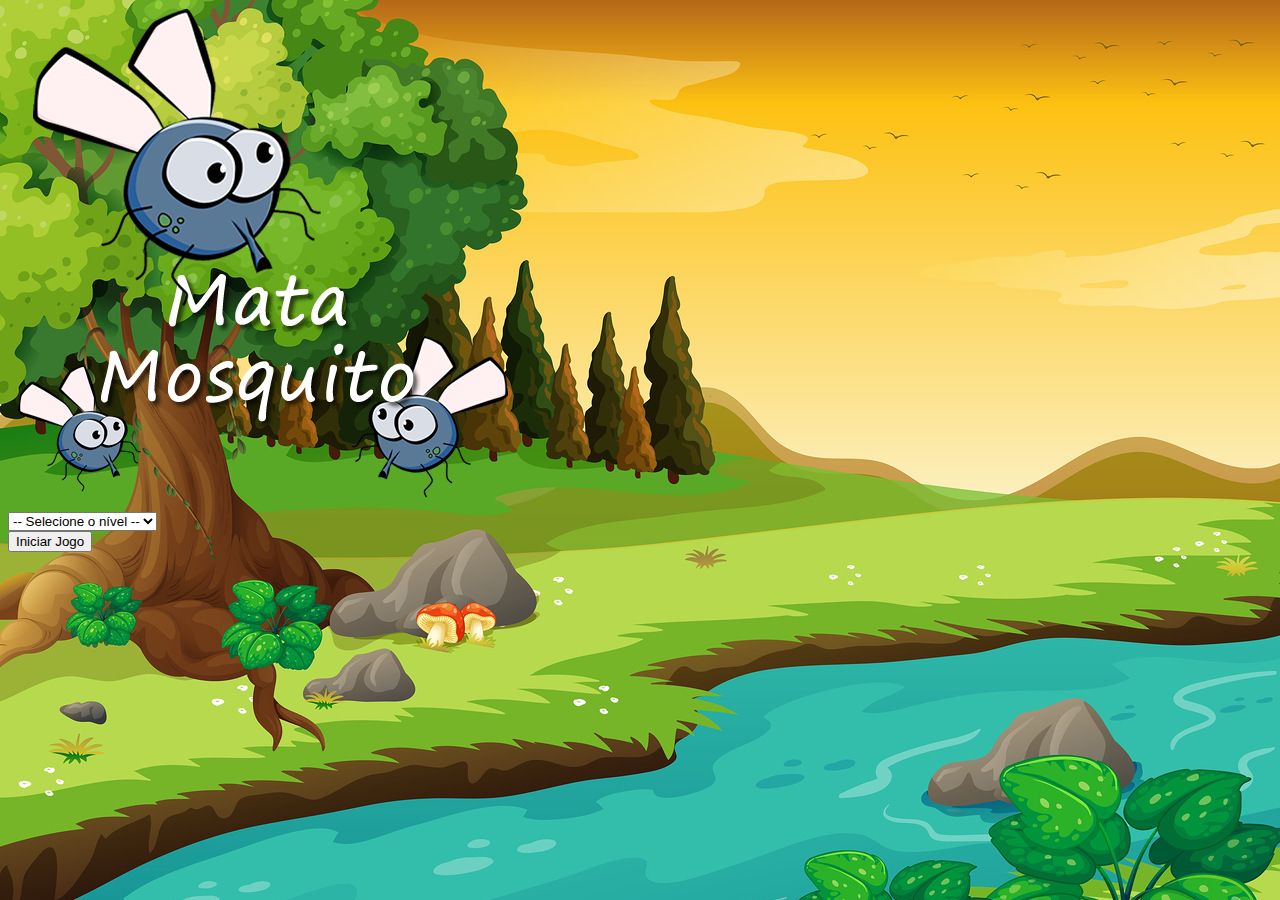
<file: index.html>
<!DOCTYPE html>
<html lang="pt-br">
  <head>
    <meta charset="UTF-8" />
    <meta http-equiv="X-UA-Compatible" content="IE=edge" />
    <meta name="viewport" content="width=device-width, initial-scale=1.0" />
    <title>Fim de jogo</title>
    <!-- CSS only -->
    <link
      href="https://cdn.jsdelivr.net/npm/bootstrap@5.2.2/dist/css/bootstrap.min.css"
      rel="stylesheet"
      integrity="sha384-Zenh87qX5JnK2Jl0vWa8Ck2rdkQ2Bzep5IDxbcnCeuOxjzrPF/et3URy9Bv1WTRi"
      crossorigin="anonymous"
    />

    <link rel="stylesheet" href="style.css" />

    <script>
        function iniciarJogo() {
            const nivel = document.querySelector('#nivel').value

           if( nivel === ''){
            alert('Selecione um nível para iniciar o jogo')
            return false
           }

           window.location.href ='app.html?' + nivel

           alert (nivel)
        }
    </script>
  </head>
  <body>
    <div class="container">
      <div class="row">
        <div class="col">
          <div class="d-flex justify-content-center">
            <img src="./Assets/game.png" alt="Fim de jogo" />
          </div>
        </div>
      </div>
    </div>

    <div class="row">
      <div class="col">
        <div class="d-flex justify-content-center">
          <div class="mb-2">
            <select class="form-control" id="nivel">
              <option value="">-- Selecione o nível --</option>
              <option value="normal">Normal</option>
              <option value="dificil">Difícil</option>
              <option value="impossivel">Impossível</option>
              <option value="beast">Beast Mode</option>
            </select>
          </div>
        </div>
      </div>
    </div>

    <div class="row">
      <div class="col">
        <div class="d-flex justify-content-center">
          <button type="button" class="btn btn-danger btn-lg" onclick="iniciarJogo()">
            Iniciar Jogo
          </button>
        </div>
      </div>
    </div>
  </body>
</html>
</file>
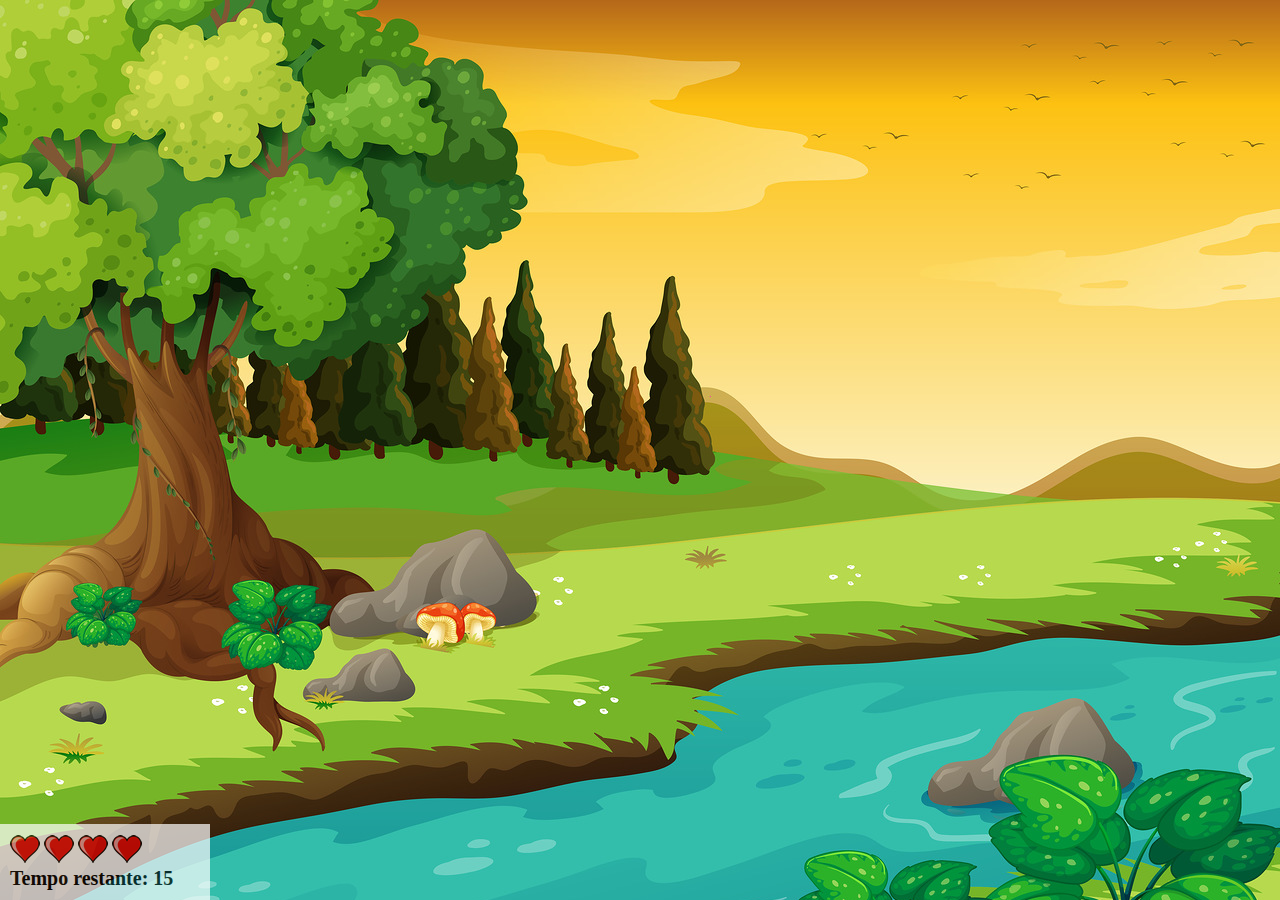
<file: app.html>
<!DOCTYPE html>
<html lang="pt-br">
<head>
    <meta charset="UTF-8">
    <meta http-equiv="X-UA-Compatible" content="IE=edge">
    <meta name="viewport" content="width=device-width, initial-scale=1.0">
    <link rel="stylesheet" href="style.css">
    <title>Mata Mosca</title>
</head>
<body onresize="ajustarTamanhoPalco()" >

    <div class="painel">
        <div class="vidas">
            <img id='v1' src="./Assets/coracao_cheio.png" alt="Coração de vida vazio">
            <img id='v2' src="./Assets/coracao_cheio.png" alt="Coração de vida cheio">
            <img id='v3' src="./Assets/coracao_cheio.png" alt="Coração de vida cheio">
            <img id='v4' src="./Assets/coracao_cheio.png" alt="Coração de vida cheio">
        </div>
        <div class="cronometro">
            Tempo restante: <span id="cronometro"></span> 
        </div>
    </div>
        
</body>
<script src="main.js"></script>
</html>
</file>
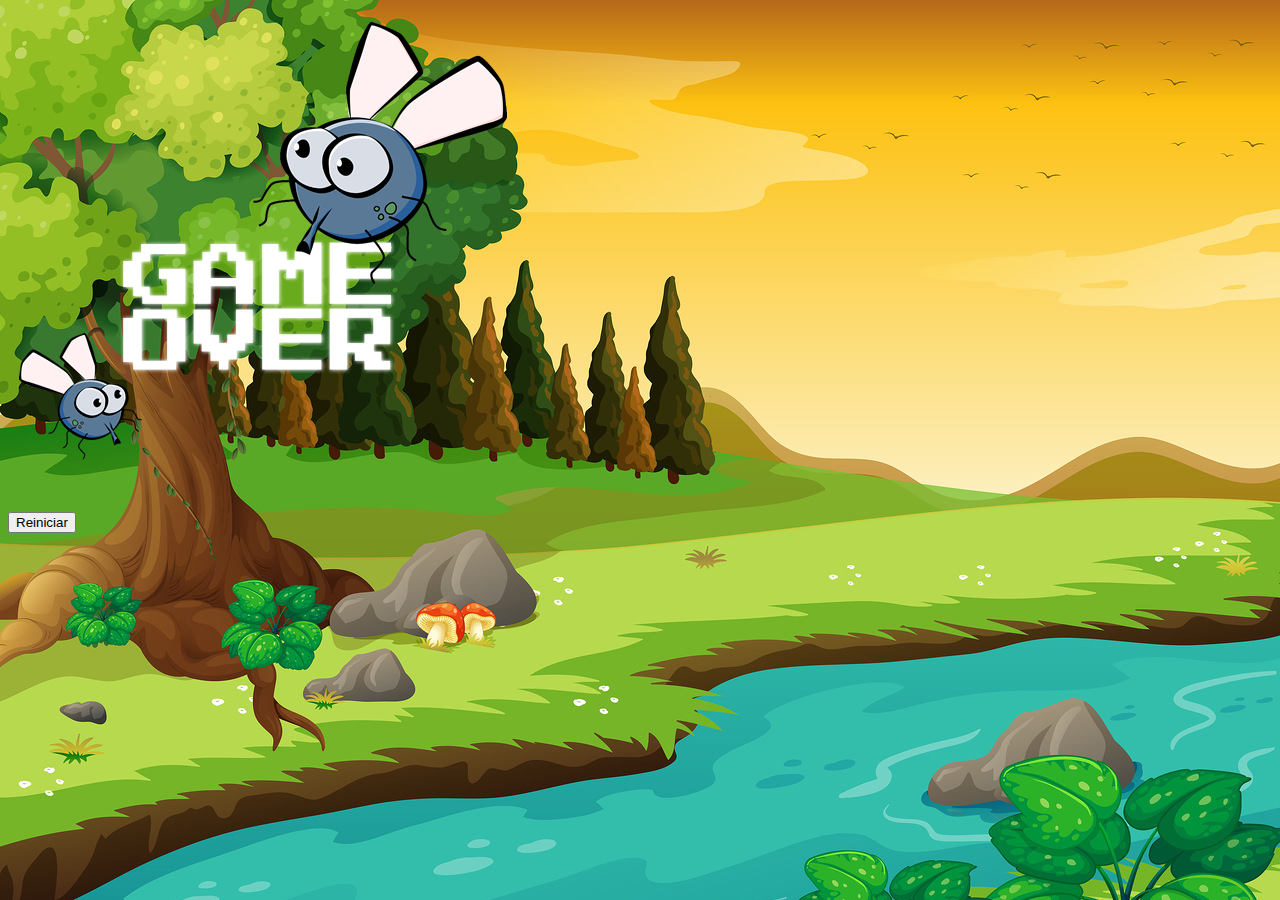
<file: endGame.html>
<!DOCTYPE html>
<html lang="pt-br">
  <head>
    <meta charset="UTF-8" />
    <meta http-equiv="X-UA-Compatible" content="IE=edge" />
    <meta name="viewport" content="width=device-width, initial-scale=1.0" />
    <title>Fim de jogo</title>
    <!-- CSS only -->
    <link
      href="https://cdn.jsdelivr.net/npm/bootstrap@5.2.2/dist/css/bootstrap.min.css"
      rel="stylesheet"
      integrity="sha384-Zenh87qX5JnK2Jl0vWa8Ck2rdkQ2Bzep5IDxbcnCeuOxjzrPF/et3URy9Bv1WTRi"
      crossorigin="anonymous"
    />

    <link rel="stylesheet" href="style.css" />
  </head>
  <body>
    <div class="container">
      <div class="row">
        <div class="col">
          <div class="d-flex justify-content-center">
            <img src="./Assets/game_over.png" alt="Fim de jogo" />
          </div>
        </div>
      </div>
    </div>

    <div class="row">
      <div class="col">
        <div class="d-flex justify-content-center">
          <button
            type="button"
            class="btn btn-dark btn-lg"
            onclick="window.location.href = 'index.html' "
          >
            Reiniciar
          </button>
        </div>
      </div>
    </div>
  </body>
</html>
</file>
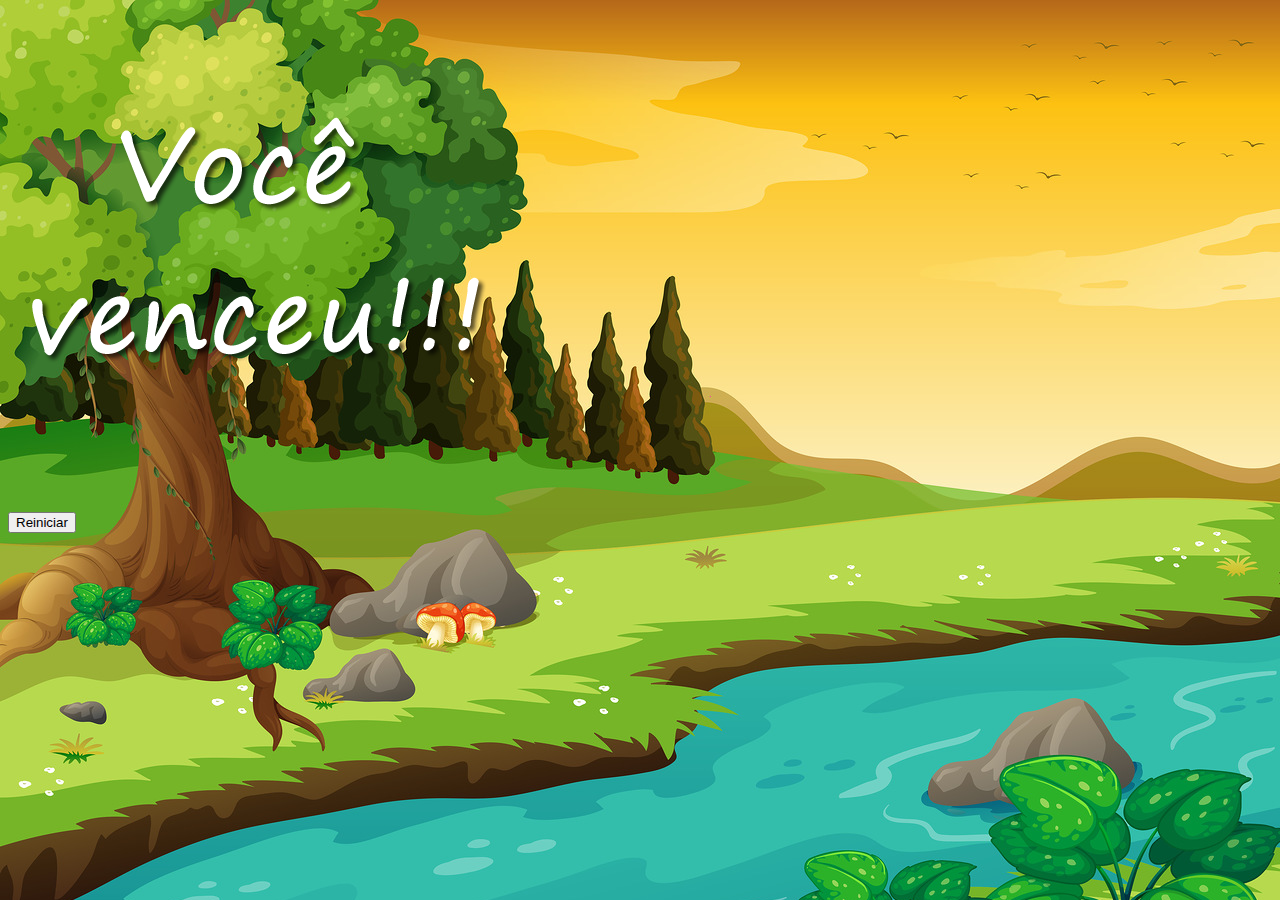
<file: vitoria.html>
<!DOCTYPE html>
<html lang="pt-br">
  <head>
    <meta charset="UTF-8" />
    <meta http-equiv="X-UA-Compatible" content="IE=edge" />
    <meta name="viewport" content="width=device-width, initial-scale=1.0" />
    <title>Fim de jogo</title>
    <!-- CSS only -->
    <link
      href="https://cdn.jsdelivr.net/npm/bootstrap@5.2.2/dist/css/bootstrap.min.css"
      rel="stylesheet"
      integrity="sha384-Zenh87qX5JnK2Jl0vWa8Ck2rdkQ2Bzep5IDxbcnCeuOxjzrPF/et3URy9Bv1WTRi"
      crossorigin="anonymous"
    />

    <link rel="stylesheet" href="style.css" />
  </head>
  <body>
    <div class="container">
      <div class="row">
        <div class="col">
          <div class="d-flex justify-content-center">
            <img src="./Assets/vitoria.png" alt="Fim de jogo" />
          </div>
        </div>
      </div>
    </div>

    <div class="row">
      <div class="col">
        <div class="d-flex justify-content-center">
          <button
            type="button"
            class="btn btn-dark btn-lg"
            onclick="window.location.href = 'index.html' "
          >
            Reiniciar
          </button>
        </div>
      </div>
    </div>
  </body>
</html>
</file>
<file: style.css>
* {
  cursor: url(./Assets/mata_mosca.png) 30 30, auto;

}

body {
  background-image: url(./Assets/bg.jpg);
  background-repeat: no-repeat;
  background-size: 100%;
  
}

.painel {
  position: absolute;
  width: 190px;
  padding: 10px;
  left: 0px;
  bottom: 0px;
  border-top: solid 1px white;
  background-color: white;
  opacity: 0.7;
}

.vida {
    float: left;
}

.cronometro {
  float: left;
  font-size: 20px;
  font-weight: bold;
}

/*Mosca*/
.mosca1 {
  width: 50px;
  height: 50px;
}

.mosca2 {
  width: 100px;
  height: 100px;
}

.mosca3 {
  width: 150px;
  height: 150px;
}

.ladoA /*Não precisa*/ {
  transform: scaleX(1);
}

.ladoB {
  transform: scaleX(-1);
}
</file>
